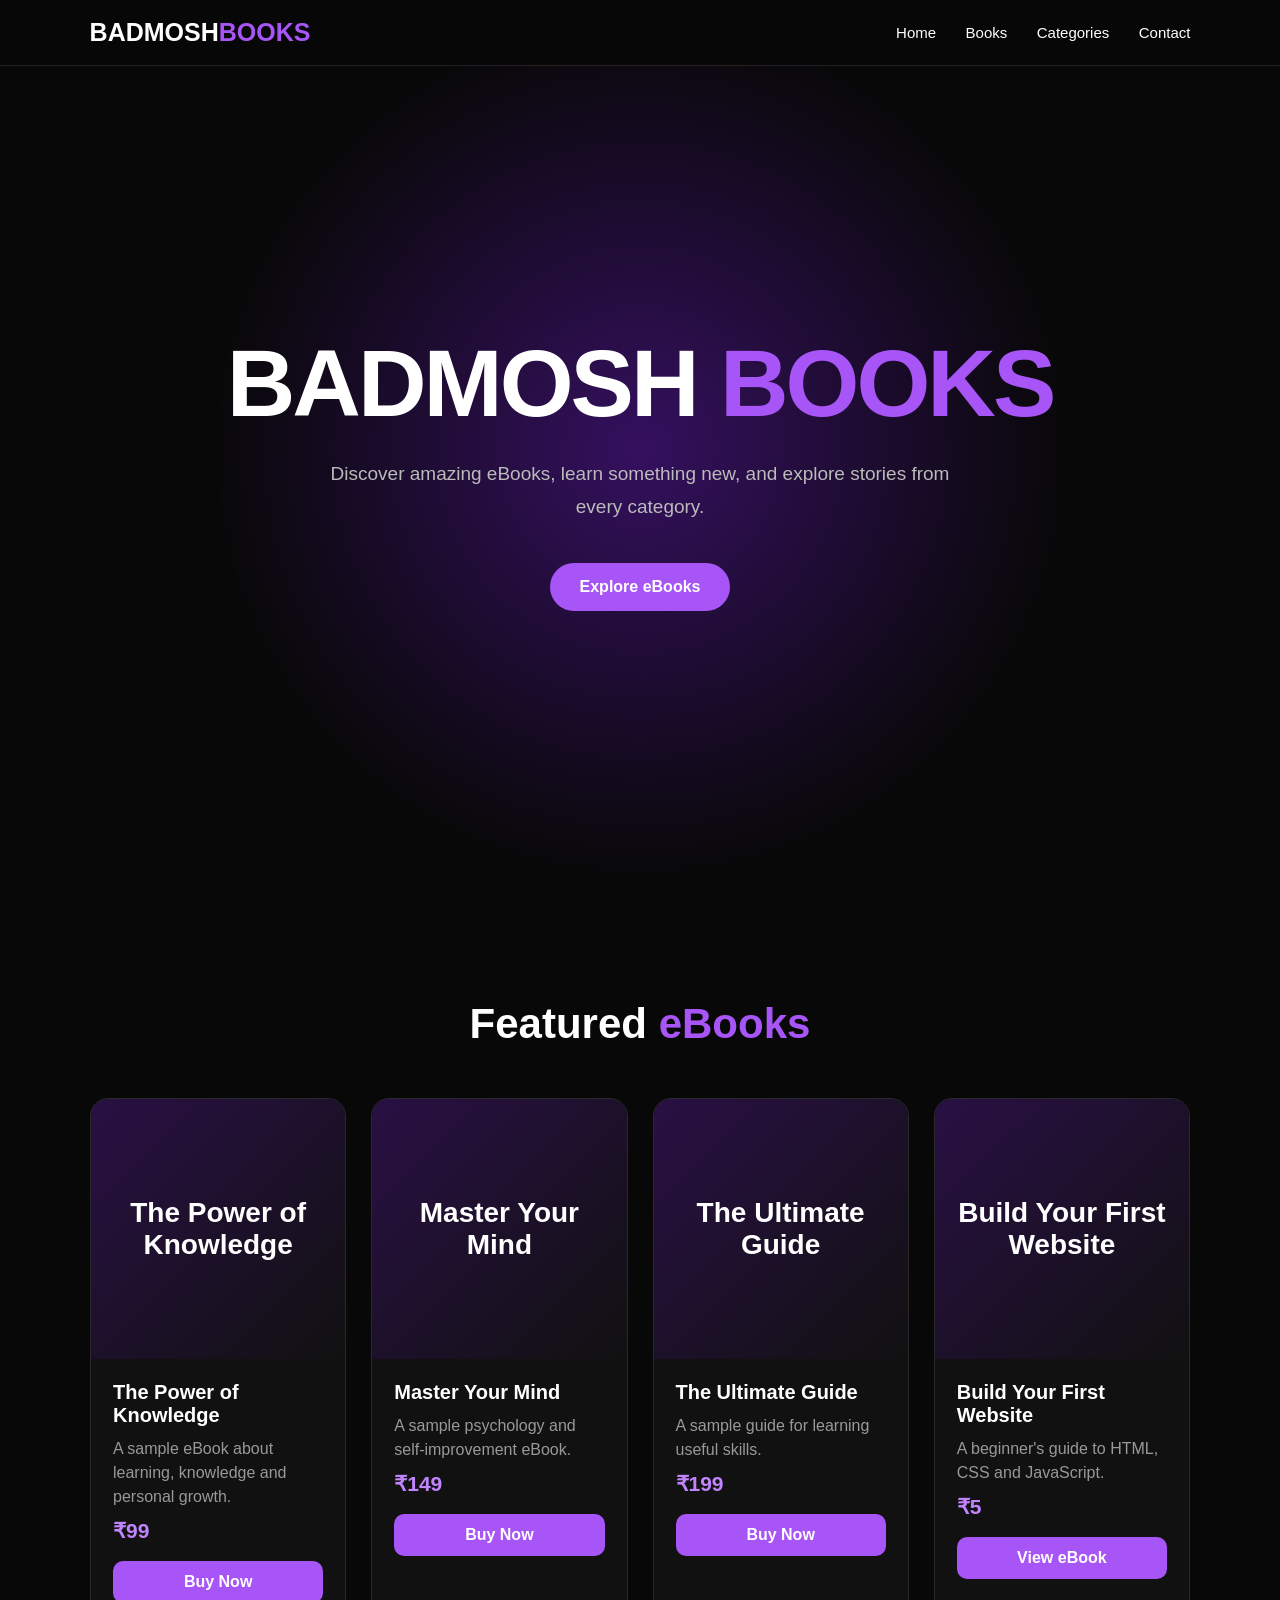
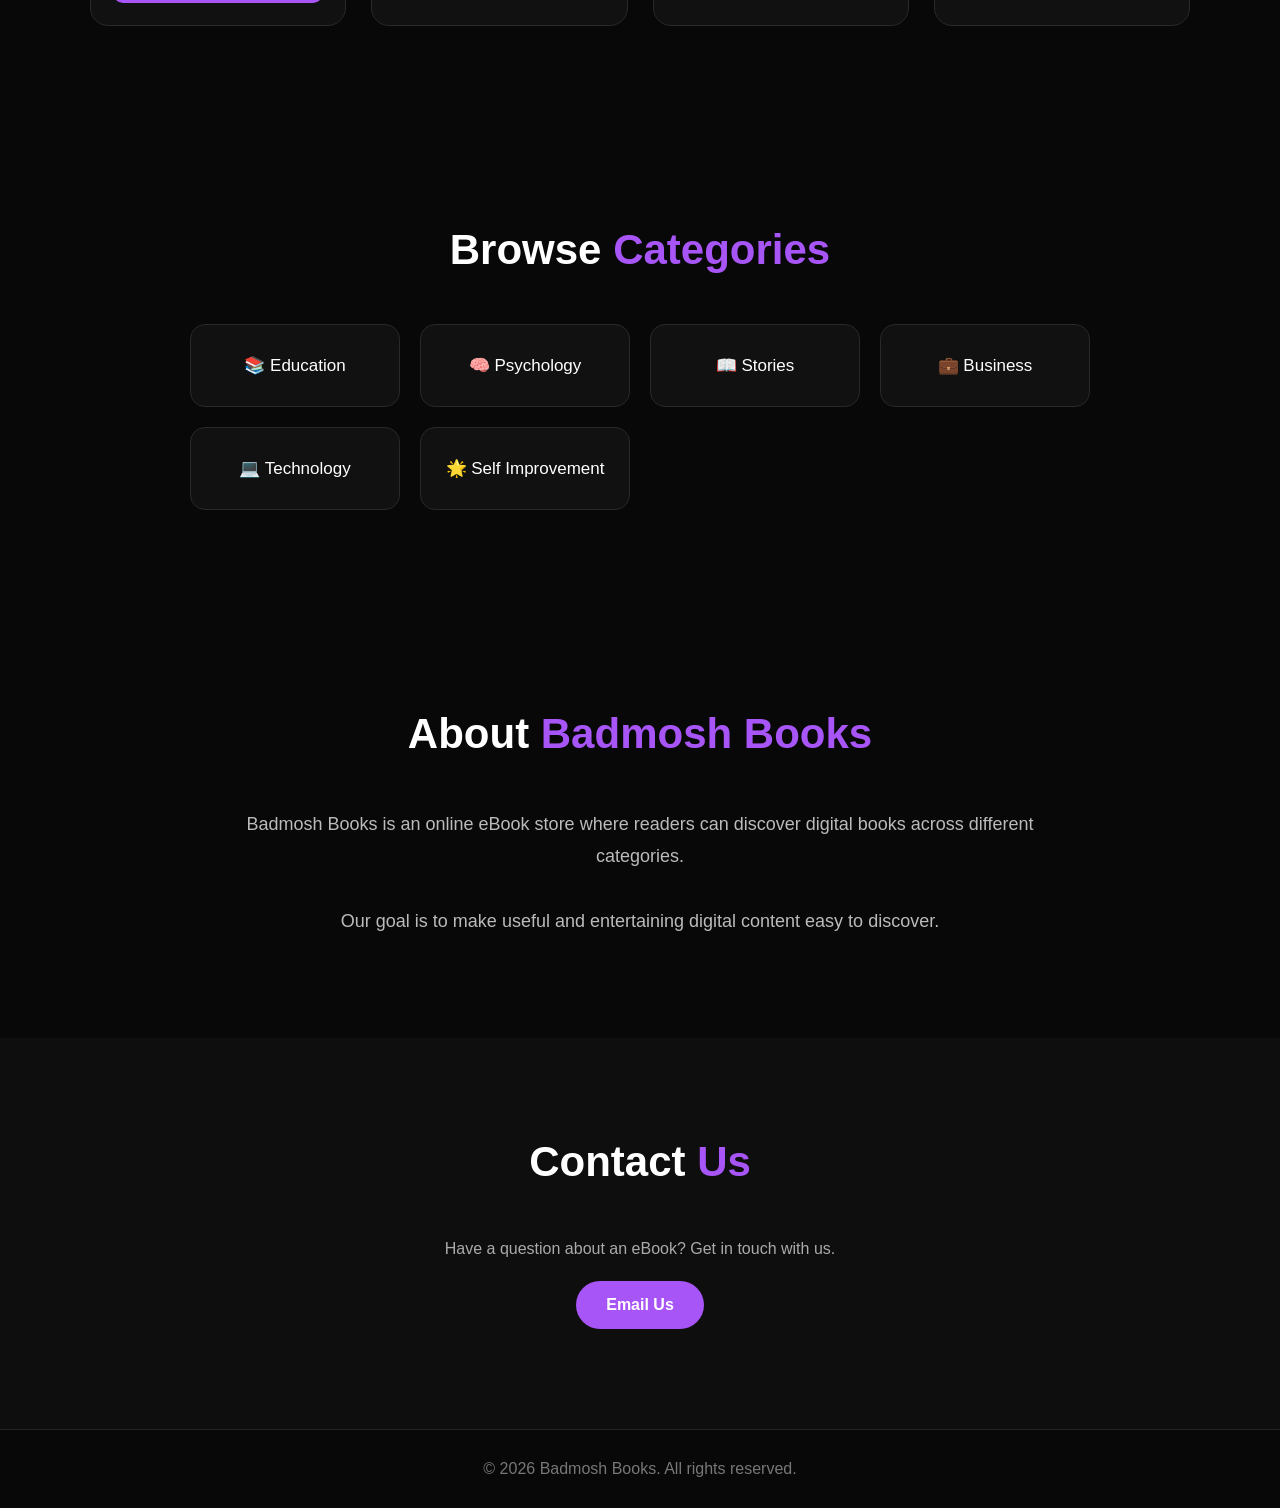
<file: index.html>
<!DOCTYPE html>
<html lang="en">
<head>
<meta charset="UTF-8">
<meta name="viewport" content="width=device-width, initial-scale=1.0">

<title>Badmosh Books | eBook Store</title>

<style>
* {
    margin: 0;
    padding: 0;
    box-sizing: border-box;
}

html {
    scroll-behavior: smooth;
}

body {
    font-family: Arial, sans-serif;
    background: #080808;
    color: white;
}

/* =========================
   NAVBAR
========================= */

nav {
    position: fixed;
    top: 0;
    width: 100%;
    z-index: 1000;
    padding: 18px 7%;
    display: flex;
    justify-content: space-between;
    align-items: center;
    background: rgba(8, 8, 8, 0.9);
    backdrop-filter: blur(12px);
    border-bottom: 1px solid #222;
}

.logo {
    font-size: 25px;
    font-weight: 900;
}

.logo span {
    color: #a855f7;
}

nav a {
    color: white;
    text-decoration: none;
    margin-left: 25px;
    font-size: 15px;
    transition: 0.2s;
}

nav a:hover {
    color: #a855f7;
}

/* =========================
   HERO
========================= */

.hero {
    min-height: 100vh;
    display: flex;
    align-items: center;
    justify-content: center;
    text-align: center;
    padding: 120px 20px 80px;

    background:
        radial-gradient(
            circle at center,
            #35105f 0%,
            #080808 55%
        );
}

.hero h1 {
    font-size: clamp(48px, 9vw, 95px);
    font-weight: 900;
    letter-spacing: -3px;
}

.hero h1 span {
    color: #a855f7;
}

.hero p {
    max-width: 650px;
    margin: 20px auto;
    color: #bbb;
    font-size: 19px;
    line-height: 1.7;
}

.button {
    display: inline-block;
    margin-top: 20px;
    padding: 15px 30px;
    border-radius: 30px;
    background: #a855f7;
    color: white;
    text-decoration: none;
    font-weight: bold;
    transition: 0.3s;
    border: none;
    cursor: pointer;
}

.button:hover {
    transform: translateY(-4px);
    box-shadow: 0 10px 35px #a855f755;
}

/* =========================
   SECTIONS
========================= */

section {
    padding: 100px 7%;
}

.title {
    text-align: center;
    font-size: 42px;
    margin-bottom: 50px;
}

.title span {
    color: #a855f7;
}

/* =========================
   BOOKS
========================= */

.books {
    max-width: 1100px;
    margin: auto;

    display: grid;
    grid-template-columns:
        repeat(auto-fit, minmax(220px, 1fr));

    gap: 25px;
}

.book {
    background: #111;
    border: 1px solid #292929;
    border-radius: 18px;
    overflow: hidden;
    transition: 0.3s;
}

.book:hover {
    transform: translateY(-8px);
    border-color: #a855f7;
}

.cover {
    height: 260px;
    display: flex;
    align-items: center;
    justify-content: center;
    text-align: center;

    background:
        linear-gradient(
            135deg,
            #291044,
            #111
        );

    padding: 20px;
}

.cover h3 {
    font-size: 28px;
}

.book-info {
    padding: 22px;
}

.book-info h3 {
    font-size: 20px;
}

.book-info p {
    color: #999;
    line-height: 1.5;
    margin: 10px 0;
}

.price {
    color: #c084fc;
    font-size: 21px;
    font-weight: bold;
}

.buy {
    display: block;
    text-align: center;
    margin-top: 18px;
    padding: 12px;
    border-radius: 10px;
    background: #a855f7;
    color: white;
    text-decoration: none;
    font-weight: bold;
    transition: 0.2s;
}

.buy:hover {
    background: #9333ea;
}

/* =========================
   CATEGORIES
========================= */

.categories {
    max-width: 900px;
    margin: auto;

    display: grid;
    grid-template-columns:
        repeat(auto-fit, minmax(180px, 1fr));

    gap: 20px;
}

.category {
    padding: 30px 20px;
    text-align: center;
    background: #111;
    border: 1px solid #292929;
    border-radius: 15px;
    transition: 0.3s;
    font-size: 17px;
}

.category:hover {
    border-color: #a855f7;
    transform: translateY(-4px);
}

/* =========================
   ABOUT
========================= */

.about {
    max-width: 800px;
    margin: auto;
    text-align: center;
    color: #bbb;
    font-size: 18px;
    line-height: 1.8;
}

/* =========================
   CONTACT
========================= */

.contact {
    text-align: center;
    background: #0e0e0e;
}

.contact p {
    color: #aaa;
    line-height: 1.6;
}

/* =========================
   FOOTER
========================= */

footer {
    text-align: center;
    padding: 30px;
    color: #777;
    border-top: 1px solid #222;
}

/* =========================
   MOBILE
========================= */

@media(max-width: 700px) {

    nav {
        padding: 15px 5%;
    }

    .logo {
        font-size: 19px;
    }

    nav a {
        margin-left: 9px;
        font-size: 11px;
    }

    section {
        padding: 80px 5%;
    }

    .hero h1 {
        letter-spacing: -1px;
    }

    .title {
        font-size: 32px;
    }

    .hero p {
        font-size: 16px;
    }

}
</style>
</head>

<body>

<!-- =========================
     NAVIGATION
========================= -->

<nav>

    <div class="logo">
        BADMOSH<span>BOOKS</span>
    </div>

    <div>
        <a href="#home">Home</a>
        <a href="#books">Books</a>
        <a href="#categories">Categories</a>
        <a href="#contact">Contact</a>
    </div>

</nav>


<!-- =========================
     HERO
========================= -->

<section class="hero" id="home">

    <div>

        <h1>
            BADMOSH <span>BOOKS</span>
        </h1>

        <p>
            Discover amazing eBooks, learn something new,
            and explore stories from every category.
        </p>

        <a href="#books" class="button">
            Explore eBooks
        </a>

    </div>

</section>


<!-- =========================
     BOOKS
========================= -->

<section id="books">

    <h2 class="title">
        Featured <span>eBooks</span>
    </h2>

    <div class="books">


        <!-- BOOK 1 -->

        <div class="book">

            <div class="cover">
                <h3>
                    The Power of Knowledge
                </h3>
            </div>

            <div class="book-info">

                <h3>
                    The Power of Knowledge
                </h3>

                <p>
                    A sample eBook about learning,
                    knowledge and personal growth.
                </p>

                <div class="price">
                    ₹99
                </div>

                <a
                    href="#"
                    class="buy"
                    onclick="buyBook('The Power of Knowledge')">

                    Buy Now

                </a>

            </div>

        </div>


        <!-- BOOK 2 -->

        <div class="book">

            <div class="cover">
                <h3>
                    Master Your Mind
                </h3>
            </div>

            <div class="book-info">

                <h3>
                    Master Your Mind
                </h3>

                <p>
                    A sample psychology and
                    self-improvement eBook.
                </p>

                <div class="price">
                    ₹149
                </div>

                <a
                    href="#"
                    class="buy"
                    onclick="buyBook('Master Your Mind')">

                    Buy Now

                </a>

            </div>

        </div>


        <!-- BOOK 3 -->

        <div class="book">

            <div class="cover">
                <h3>
                    The Ultimate Guide
                </h3>
            </div>

            <div class="book-info">

                <h3>
                    The Ultimate Guide
                </h3>

                <p>
                    A sample guide for learning
                    useful skills.
                </p>

                <div class="price">
                    ₹199
                </div>

                <a
                    href="#"
                    class="buy"
                    onclick="buyBook('The Ultimate Guide')">

                    Buy Now

                </a>

            </div>

        </div>


        <!-- BOOK 4 -->

        <div class="book">

            <div class="cover">
                <h3>
                    Build Your First Website
                </h3>
            </div>

            <div class="book-info">

                <h3>
                    Build Your First Website
                </h3>

                <p>
                    A beginner's guide to
                    HTML, CSS and JavaScript.
                </p>

                <div class="price">
                    ₹5
                </div>

                <a
                    href="build-your-first-website.pdf"
                    target="_blank"
                    class="buy">

                    View eBook

                </a>

            </div>

        </div>


    </div>

</section>


<!-- =========================
     CATEGORIES
========================= -->

<section id="categories">

    <h2 class="title">
        Browse <span>Categories</span>
    </h2>

    <div class="categories">

        <div class="category">
            📚 Education
        </div>

        <div class="category">
            🧠 Psychology
        </div>

        <div class="category">
            📖 Stories
        </div>

        <div class="category">
            💼 Business
        </div>

        <div class="category">
            💻 Technology
        </div>

        <div class="category">
            🌟 Self Improvement
        </div>

    </div>

</section>


<!-- =========================
     ABOUT
========================= -->

<section>

    <h2 class="title">
        About <span>Badmosh Books</span>
    </h2>

    <p class="about">

        Badmosh Books is an online eBook store where
        readers can discover digital books across
        different categories.

        <br><br>

        Our goal is to make useful and entertaining
        digital content easy to discover.

    </p>

</section>


<!-- =========================
     CONTACT
========================= -->

<section
    class="contact"
    id="contact">

    <h2 class="title">
        Contact <span>Us</span>
    </h2>

    <p>
        Have a question about an eBook?
        Get in touch with us.
    </p>

    <a
        href="mailto:your@email.com"
        class="button">

        Email Us

    </a>

</section>


<!-- =========================
     FOOTER
========================= -->

<footer>

    © 2026 Badmosh Books.
    All rights reserved.

</footer>


<!-- =========================
     JAVASCRIPT
========================= -->

<script>

function buyBook(bookName) {

    alert(
        "You selected: " +
        bookName +
        "\n\nOnline payment will be available soon."
    );

}

</script>

</body>
</html>
</file>
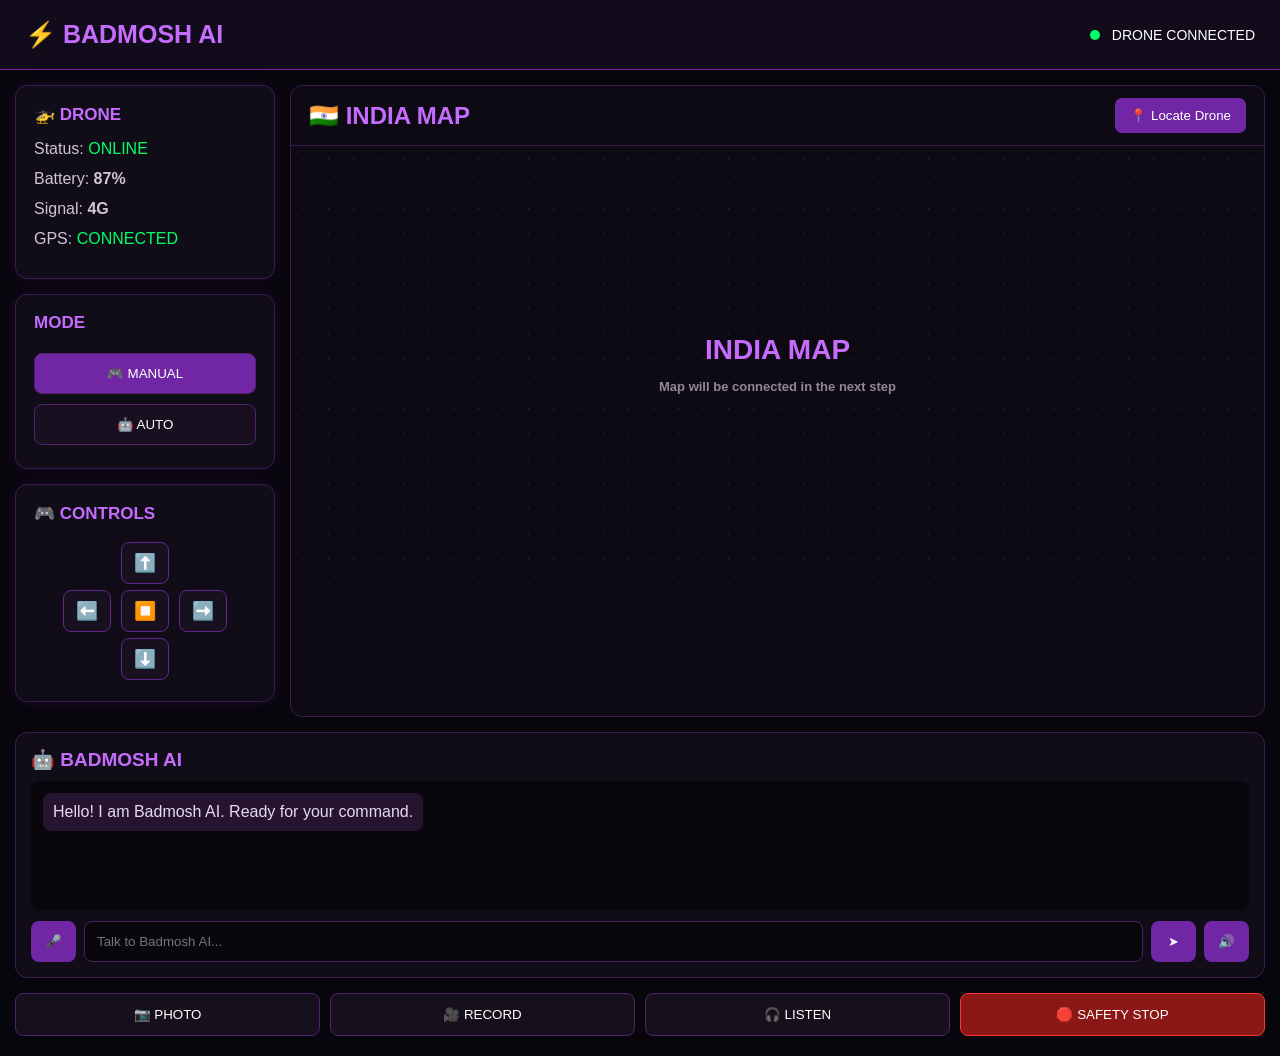
<file: drone.html>
<!DOCTYPE html>
<html lang="en">
<head>
    <meta charset="UTF-8">
    <meta name="viewport" content="width=device-width, initial-scale=1.0">
    <title>BADMOSH AI - Drone Control</title>

    <link rel="stylesheet" href="style.css">
</head>

<body>

    <header>
        <div class="logo">⚡ BADMOSH AI</div>
        <div class="status">
            <span class="dot"></span>
            DRONE CONNECTED
        </div>
    </header>

    <main>

        <!-- LEFT PANEL -->
        <section class="sidebar">

            <div class="card">
                <h2>🚁 DRONE</h2>

                <p>Status: <span class="green">ONLINE</span></p>
                <p>Battery: <strong>87%</strong></p>
                <p>Signal: <strong>4G</strong></p>
                <p>GPS: <span class="green">CONNECTED</span></p>
            </div>

            <div class="card">
                <h2>MODE</h2>

                <button id="manualBtn" class="mode active">
                    🎮 MANUAL
                </button>

                <button id="autoBtn" class="mode">
                    🤖 AUTO
                </button>
            </div>

            <div class="card">
                <h2>🎮 CONTROLS</h2>

                <div class="controls">
                    <button>⬆️</button>

                    <div>
                        <button>⬅️</button>
                        <button>⏹️</button>
                        <button>➡️</button>
                    </div>

                    <button>⬇️</button>
                </div>
            </div>

        </section>


        <!-- MAP -->
        <section class="map-section">

            <div class="map-header">
                <h2>🇮🇳 INDIA MAP</h2>

                <button id="locationBtn">
                    📍 Locate Drone
                </button>
            </div>

            <div id="map">
                <div class="map-message">
                    INDIA MAP<br>
                    <small>Map will be connected in the next step</small>
                </div>

                <div id="droneMarker">🚁</div>
            </div>

        </section>

    </main>


    <!-- AI PANEL -->
    <section class="ai-panel">

        <div class="ai-title">
            🤖 BADMOSH AI
        </div>

        <div id="chat">
            <div class="bot-message">
                Hello! I am Badmosh AI. Ready for your command.
            </div>
        </div>

        <div class="chat-controls">

            <button id="micBtn">🎤</button>

            <input
                type="text"
                id="message"
                placeholder="Talk to Badmosh AI..."
            >

            <button id="sendBtn">➤</button>

            <button id="speakerBtn">🔊</button>

        </div>

    </section>


    <!-- MEDIA CONTROLS -->
    <section class="media-controls">

        <button id="photoBtn">
            📷 PHOTO
        </button>

        <button id="recordBtn">
            🎥 RECORD
        </button>

        <button id="listenBtn">
            🎧 LISTEN
        </button>

        <button id="emergencyBtn" class="emergency">
            🛑 SAFETY STOP
        </button>

    </section>


    <script src="script.js"></script>

</body>
</html>
</file>
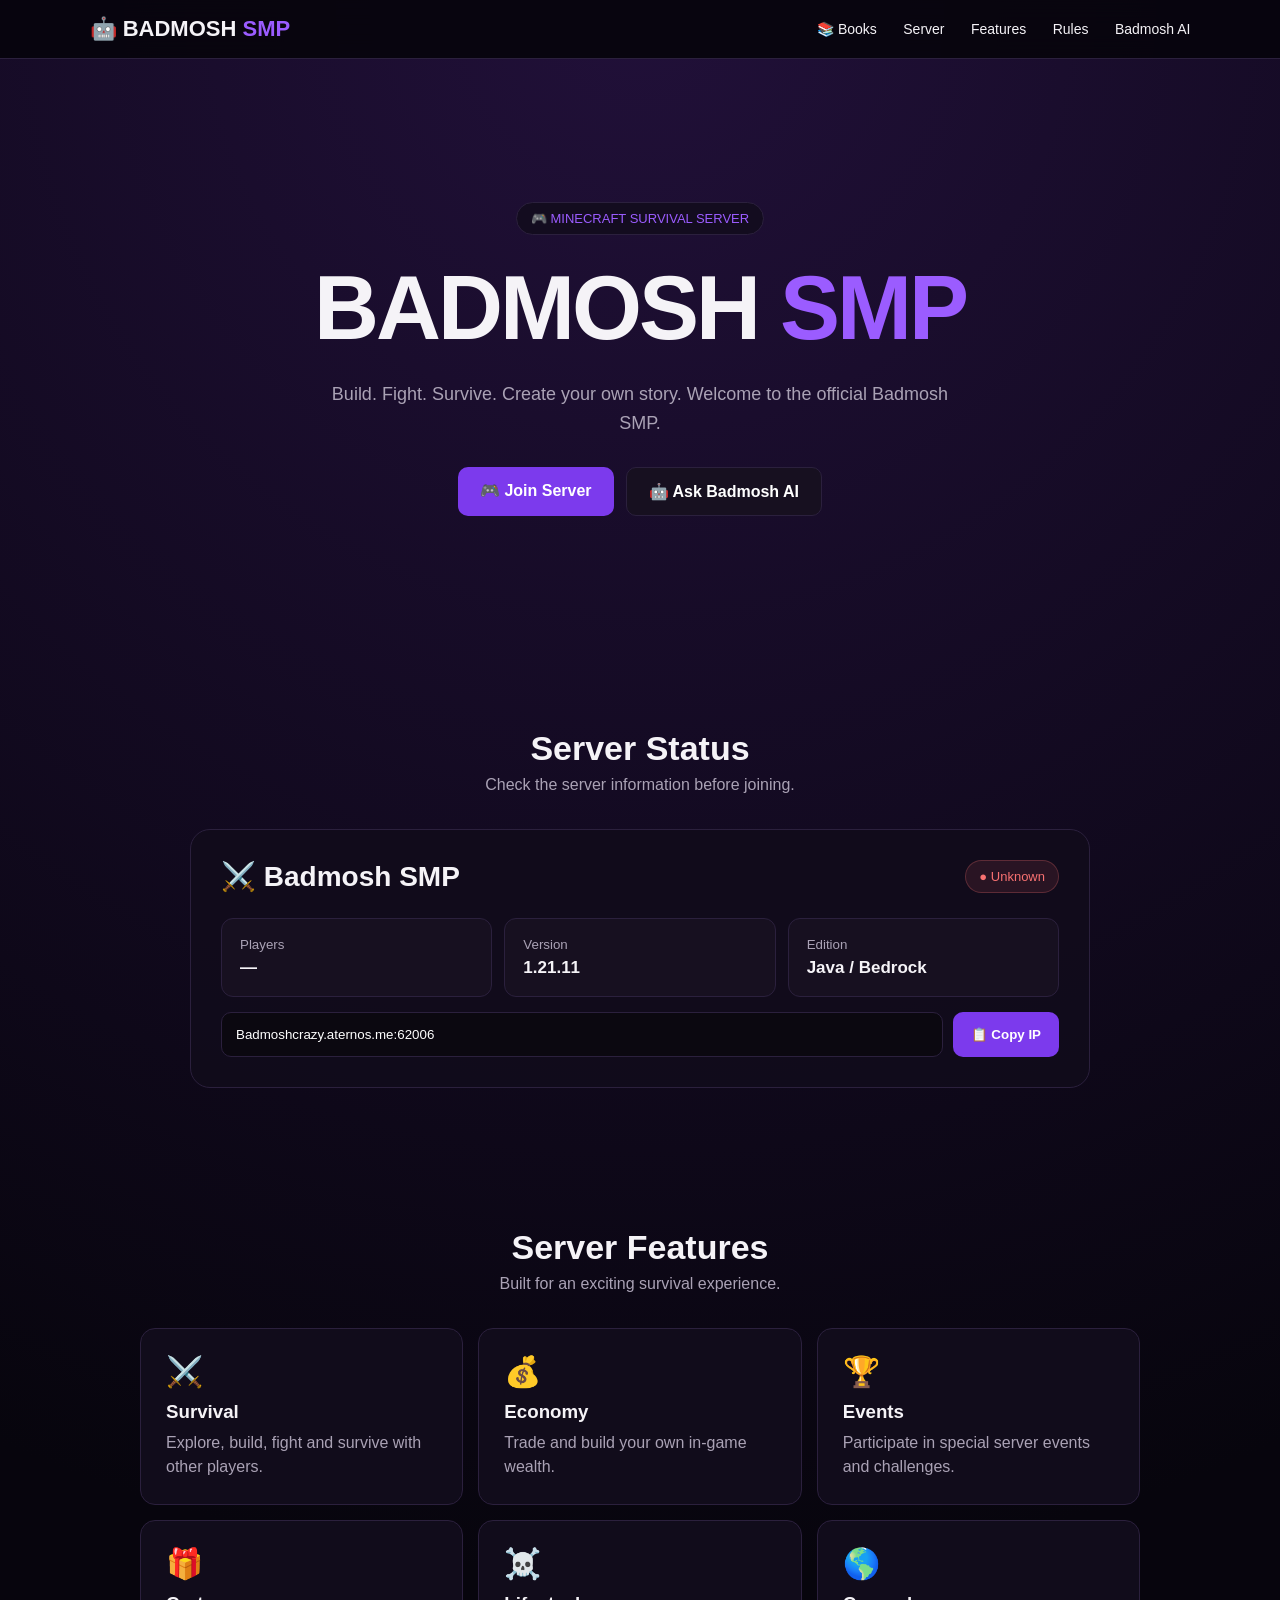
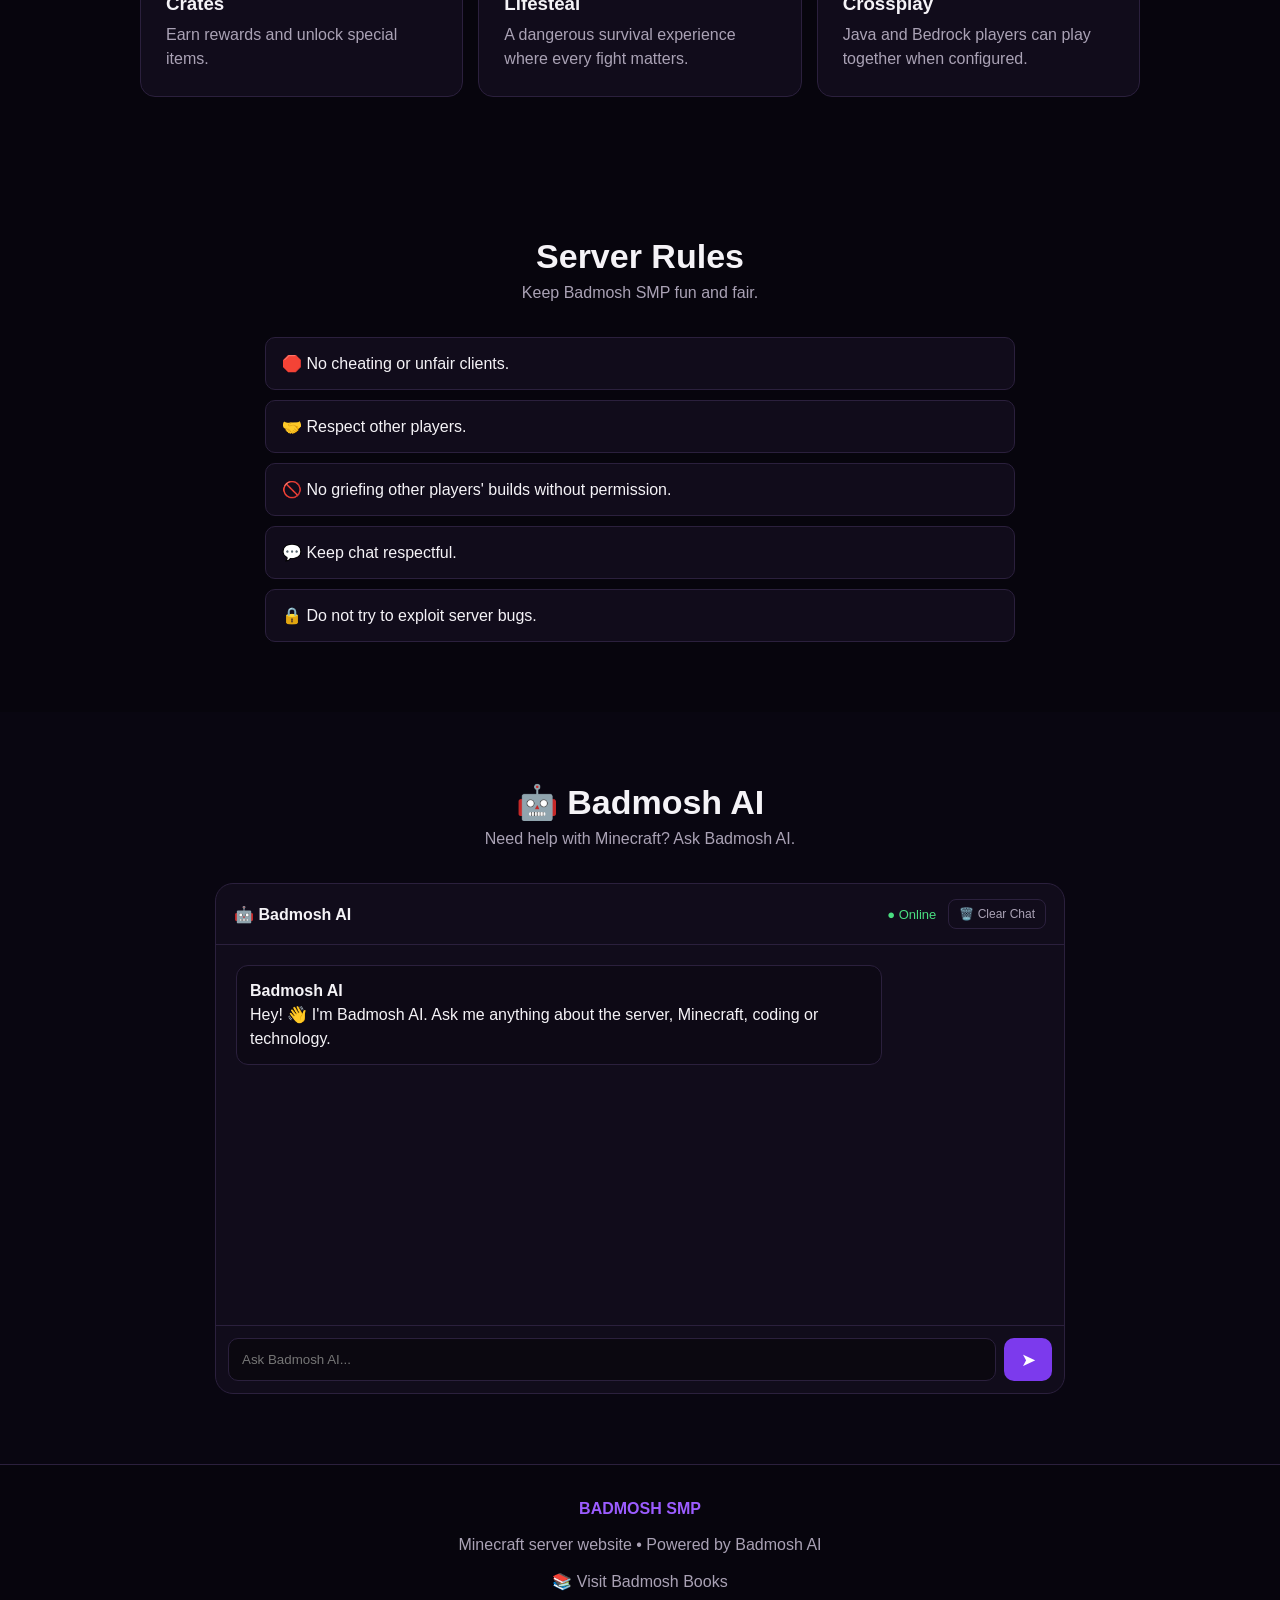
<file: server.html>
<!DOCTYPE html>
<html lang="en">
<head>
<meta charset="UTF-8">
<meta name="viewport" content="width=device-width, initial-scale=1.0">

<title>Badmosh SMP | Minecraft Server</title>

<style>
:root {
    --bg: #07050d;
    --panel: #110c1b;
    --panel2: #171020;
    --border: #2b203d;
    --purple: #9b5cff;
    --purple2: #7c3aed;
    --text: #f5f3f7;
    --muted: #aaa2b5;
    --green: #4ade80;
    --red: #f87171;
    --yellow: #facc15;
}

* {
    box-sizing: border-box;
    margin: 0;
    padding: 0;
}

html {
    scroll-behavior: smooth;
}

body {
    font-family: Arial, sans-serif;
    background:
        radial-gradient(circle at top, #211039 0%, #07050d 48%);
    color: var(--text);
    min-height: 100vh;
}

/* NAVBAR */

nav {
    position: sticky;
    top: 0;
    z-index: 1000;

    display: flex;
    justify-content: space-between;
    align-items: center;

    padding: 16px 7%;

    background: rgba(7, 5, 13, 0.92);
    backdrop-filter: blur(12px);

    border-bottom: 1px solid var(--border);
}

.logo {
    font-size: 22px;
    font-weight: 900;
}

.logo span {
    color: var(--purple);
}

nav a {
    color: var(--text);
    text-decoration: none;
    margin-left: 22px;
    font-size: 14px;
    transition: 0.2s;
}

nav a:hover {
    color: var(--purple);
}

/* HERO */

.hero {
    min-height: 600px;

    display: flex;
    align-items: center;
    justify-content: center;

    text-align: center;

    padding: 80px 20px;
}

.hero-content {
    max-width: 850px;
}

.badge {
    display: inline-block;

    padding: 8px 14px;

    border: 1px solid var(--border);
    background: rgba(17, 12, 27, 0.8);

    border-radius: 50px;

    color: var(--purple);

    font-size: 13px;

    margin-bottom: 22px;
}

.hero h1 {
    font-size: clamp(48px, 9vw, 90px);
    font-weight: 900;
    letter-spacing: -3px;
}

.hero h1 span {
    color: var(--purple);
}

.hero p {
    max-width: 650px;

    margin: 20px auto;

    color: var(--muted);

    font-size: 18px;
    line-height: 1.6;
}

.buttons {
    display: flex;
    justify-content: center;

    gap: 12px;
    flex-wrap: wrap;

    margin-top: 30px;
}

.button {
    border: none;
    border-radius: 10px;

    padding: 14px 22px;

    font-weight: bold;

    cursor: pointer;

    text-decoration: none;

    display: inline-block;

    transition: 0.2s;
}

.primary {
    background: var(--purple2);
    color: white;
}

.primary:hover {
    background: var(--purple);
    transform: translateY(-2px);
}

.secondary {
    background: var(--panel2);
    color: white;

    border: 1px solid var(--border);
}

.secondary:hover {
    border-color: var(--purple);
}

/* SECTIONS */

section {
    padding: 70px 7%;
}

.section-title {
    text-align: center;
    margin-bottom: 35px;
}

.section-title h2 {
    font-size: 34px;
}

.section-title p {
    color: var(--muted);
    margin-top: 8px;
}

/* SERVER */

.server-card {
    max-width: 900px;

    margin: auto;

    padding: 30px;

    background: rgba(17, 12, 27, 0.9);

    border: 1px solid var(--border);

    border-radius: 20px;
}

.server-header {
    display: flex;

    align-items: center;

    justify-content: space-between;

    gap: 15px;

    flex-wrap: wrap;
}

.server-name {
    font-size: 28px;
    font-weight: 800;
}

.status {
    padding: 8px 13px;

    border-radius: 50px;

    font-size: 13px;
}

.online {
    color: var(--green);

    background: rgba(74, 222, 128, 0.1);

    border: 1px solid rgba(74, 222, 128, 0.25);
}

.offline {
    color: var(--red);

    background: rgba(248, 113, 113, 0.1);

    border: 1px solid rgba(248, 113, 113, 0.25);
}

.checking {
    color: var(--yellow);

    background: rgba(250, 204, 21, 0.1);

    border: 1px solid rgba(250, 204, 21, 0.25);
}

.server-info {
    display: grid;

    grid-template-columns: repeat(3, 1fr);

    gap: 12px;

    margin-top: 25px;
}

.info-box {
    background: var(--panel2);

    border: 1px solid var(--border);

    padding: 18px;

    border-radius: 12px;
}

.info-box small {
    color: var(--muted);

    display: block;

    margin-bottom: 6px;
}

.info-box strong {
    font-size: 17px;
}

.ip-box {
    margin-top: 15px;

    display: flex;

    gap: 10px;
}

.ip-box input {
    flex: 1;

    min-width: 0;

    background: #0b0810;

    border: 1px solid var(--border);

    color: white;

    border-radius: 10px;

    padding: 14px;

    outline: none;
}

.copy-button {
    background: var(--purple2);

    color: white;

    border: none;

    border-radius: 10px;

    padding: 0 18px;

    cursor: pointer;

    font-weight: bold;

    transition: 0.2s;
}

.copy-button:hover {
    background: var(--purple);
}

/* FEATURES */

.features {
    max-width: 1000px;

    margin: auto;

    display: grid;

    grid-template-columns: repeat(3, 1fr);

    gap: 15px;
}

.feature {
    background: var(--panel);

    border: 1px solid var(--border);

    padding: 25px;

    border-radius: 15px;

    transition: 0.2s;
}

.feature:hover {
    border-color: var(--purple);

    transform: translateY(-4px);
}

.feature-icon {
    font-size: 30px;

    margin-bottom: 12px;
}

.feature h3 {
    margin-bottom: 8px;
}

.feature p {
    color: var(--muted);

    line-height: 1.5;
}

/* RULES */

.rules {
    max-width: 750px;

    margin: auto;

    display: grid;

    gap: 10px;
}

.rule {
    background: var(--panel);

    border: 1px solid var(--border);

    padding: 16px;

    border-radius: 10px;
}

/* AI */

.ai-section {
    background: #090611;
}

.ai-container {
    max-width: 850px;

    margin: auto;
}

.ai-card {
    background: var(--panel);

    border: 1px solid var(--border);

    border-radius: 18px;

    overflow: hidden;
}

.ai-top {
    padding: 15px 18px;

    border-bottom: 1px solid var(--border);

    display: flex;

    justify-content: space-between;

    align-items: center;

    gap: 12px;
}

.ai-title {
    font-weight: bold;
}

.ai-online {
    color: var(--green);

    font-size: 13px;
}

.ai-top-right {
    display: flex;

    align-items: center;

    gap: 12px;
}

.clear-chat-button {
    background: transparent;

    color: var(--muted);

    border: 1px solid var(--border);

    border-radius: 8px;

    padding: 7px 10px;

    cursor: pointer;

    font-size: 12px;

    transition: 0.2s;
}

.clear-chat-button:hover {
    color: white;

    border-color: var(--purple);
}

.ai-chat {
    height: 380px;

    overflow-y: auto;

    padding: 20px;
}

.ai-message {
    max-width: 80%;

    padding: 13px;

    border-radius: 12px;

    margin-bottom: 12px;

    line-height: 1.5;

    word-wrap: break-word;
}

.ai-bot {
    background: #0d0915;

    border: 1px solid var(--border);
}

.ai-user {
    background: var(--purple2);

    margin-left: auto;
}

.ai-input {
    display: flex;

    gap: 8px;

    padding: 12px;

    border-top: 1px solid var(--border);
}

.ai-input input {
    flex: 1;

    min-width: 0;

    background: #0b0810;

    color: white;

    border: 1px solid var(--border);

    border-radius: 10px;

    padding: 13px;

    outline: none;
}

.ai-input input:focus {
    border-color: var(--purple);
}

.ai-input button {
    width: 48px;

    border: none;

    border-radius: 10px;

    background: var(--purple2);

    color: white;

    cursor: pointer;

    font-size: 18px;
}

.ai-input button:hover {
    background: var(--purple);
}

.ai-input button:disabled {
    opacity: 0.5;

    cursor: not-allowed;
}

/* FOOTER */

footer {
    text-align: center;

    padding: 35px;

    border-top: 1px solid var(--border);

    color: var(--muted);
}

footer strong {
    color: var(--purple);
}

footer a {
    color: var(--muted);

    text-decoration: none;
}

footer a:hover {
    color: var(--purple);
}

/* MOBILE */

@media (max-width: 700px) {

    nav {
        padding: 15px 20px;
    }

    nav div:last-child {
        display: none;
    }

    section {
        padding: 55px 20px;
    }

    .hero {
        min-height: 530px;
    }

    .server-info {
        grid-template-columns: 1fr;
    }

    .features {
        grid-template-columns: 1fr;
    }

    .ip-box {
        flex-direction: column;
    }

    .copy-button {
        padding: 13px;
    }

    .ai-message {
        max-width: 90%;
    }

    .ai-top {
        align-items: flex-start;
    }

    .ai-top-right {
        flex-direction: column;
        align-items: flex-end;
    }

    .hero h1 {
        letter-spacing: -1px;
    }
}
</style>
</head>

<body>

<!-- =========================
     NAVBAR
========================= -->

<nav>

    <div class="logo">
        🤖 BADMOSH <span>SMP</span>
    </div>

    <div>
        <a href="index.html">📚 Books</a>
        <a href="#server">Server</a>
        <a href="#features">Features</a>
        <a href="#rules">Rules</a>
        <a href="#ai">Badmosh AI</a>
    </div>

</nav>


<!-- =========================
     HERO
========================= -->

<header class="hero">

    <div class="hero-content">

        <div class="badge">
            🎮 MINECRAFT SURVIVAL SERVER
        </div>

        <h1>
            BADMOSH <span>SMP</span>
        </h1>

        <p>
            Build. Fight. Survive. Create your own story.
            Welcome to the official Badmosh SMP.
        </p>

        <div class="buttons">

            <a href="#server" class="button primary">
                🎮 Join Server
            </a>

            <a href="#ai" class="button secondary">
                🤖 Ask Badmosh AI
            </a>

        </div>

    </div>

</header>


<!-- =========================
     SERVER STATUS
========================= -->

<section id="server">

    <div class="section-title">

        <h2>Server Status</h2>

        <p>
            Check the server information before joining.
        </p>

    </div>

    <div class="server-card">

        <div class="server-header">

            <div class="server-name">
                ⚔️ Badmosh SMP
            </div>

            <div id="serverStatus" class="status checking">
                ● Checking...
            </div>

        </div>

        <div class="server-info">

            <div class="info-box">

                <small>Players</small>

                <strong id="players">
                    —
                </strong>

            </div>

            <div class="info-box">

                <small>Version</small>

                <strong>
                    1.21.11
                </strong>

            </div>

            <div class="info-box">

                <small>Edition</small>

                <strong>
                    Java / Bedrock
                </strong>

            </div>

        </div>

        <div class="ip-box">

            <input
                id="serverIP"
                value="Badmoshcrazy.aternos.me:62006"
                readonly
            >

            <button
                class="copy-button"
                onclick="copyIP()"
            >
                📋 Copy IP
            </button>

        </div>

    </div>

</section>


<!-- =========================
     FEATURES
========================= -->

<section id="features">

    <div class="section-title">

        <h2>Server Features</h2>

        <p>
            Built for an exciting survival experience.
        </p>

    </div>

    <div class="features">

        <div class="feature">
            <div class="feature-icon">⚔️</div>
            <h3>Survival</h3>
            <p>
                Explore, build, fight and survive with other players.
            </p>
        </div>

        <div class="feature">
            <div class="feature-icon">💰</div>
            <h3>Economy</h3>
            <p>
                Trade and build your own in-game wealth.
            </p>
        </div>

        <div class="feature">
            <div class="feature-icon">🏆</div>
            <h3>Events</h3>
            <p>
                Participate in special server events and challenges.
            </p>
        </div>

        <div class="feature">
            <div class="feature-icon">🎁</div>
            <h3>Crates</h3>
            <p>
                Earn rewards and unlock special items.
            </p>
        </div>

        <div class="feature">
            <div class="feature-icon">☠️</div>
            <h3>Lifesteal</h3>
            <p>
                A dangerous survival experience where every fight matters.
            </p>
        </div>

        <div class="feature">
            <div class="feature-icon">🌎</div>
            <h3>Crossplay</h3>
            <p>
                Java and Bedrock players can play together when configured.
            </p>
        </div>

    </div>

</section>


<!-- =========================
     RULES
========================= -->

<section id="rules">

    <div class="section-title">

        <h2>Server Rules</h2>

        <p>
            Keep Badmosh SMP fun and fair.
        </p>

    </div>

    <div class="rules">

        <div class="rule">
            🛑 No cheating or unfair clients.
        </div>

        <div class="rule">
            🤝 Respect other players.
        </div>

        <div class="rule">
            🚫 No griefing other players' builds without permission.
        </div>

        <div class="rule">
            💬 Keep chat respectful.
        </div>

        <div class="rule">
            🔒 Do not try to exploit server bugs.
        </div>

    </div>

</section>


<!-- =========================
     BADMOSH AI
========================= -->

<section id="ai" class="ai-section">

    <div class="section-title">

        <h2>🤖 Badmosh AI</h2>

        <p>
            Need help with Minecraft? Ask Badmosh AI.
        </p>

    </div>

    <div class="ai-container">

        <div class="ai-card">

            <div class="ai-top">

                <div class="ai-title">
                    🤖 Badmosh AI
                </div>

                <div class="ai-top-right">

                    <div class="ai-online">
                        ● Online
                    </div>

                    <button
                        class="clear-chat-button"
                        onclick="clearAIChat()"
                    >
                        🗑️ Clear Chat
                    </button>

                </div>

            </div>

            <div class="ai-chat" id="aiChat">
                <!-- Messages loaded by JavaScript -->
            </div>

            <div class="ai-input">

                <input
                    id="aiQuestion"
                    type="text"
                    placeholder="Ask Badmosh AI..."
                    autocomplete="off"
                >

                <button
                    id="aiSend"
                    onclick="sendAI()"
                    aria-label="Send"
                >
                    ➤
                </button>

            </div>

        </div>

    </div>

</section>


<!-- =========================
     FOOTER
========================= -->

<footer>

    <strong>BADMOSH SMP</strong>

    <br><br>

    Minecraft server website • Powered by Badmosh AI

    <br><br>

    <a href="index.html">
        📚 Visit Badmosh Books
    </a>

</footer>


<script>

/* =========================================================
   CONFIGURATION
========================================================= */

const MINECRAFT_SERVER =
    "Badmoshcrazy.aternos.me:62006";


const WORKER_URL =
    "https://badmosh-ai.cchandasaini.workers.dev/";


/*
   Local browser storage key.

   Chat history is saved only in this browser.
*/

const CHAT_STORAGE_KEY =
    "badmosh_ai_chat_history";


/* =========================================================
   COPY SERVER IP
========================================================= */

function copyIP() {

    const button =
        document.querySelector(".copy-button");


    if (navigator.clipboard) {

        navigator.clipboard
            .writeText(MINECRAFT_SERVER)

            .then(function () {

                button.textContent =
                    "✅ Copied!";

                setTimeout(function () {

                    button.textContent =
                        "📋 Copy IP";

                }, 1500);

            })

            .catch(function () {

                fallbackCopy();

            });

    } else {

        fallbackCopy();

    }

}


function fallbackCopy() {

    const input =
        document.getElementById("serverIP");

    input.select();

    input.setSelectionRange(
        0,
        99999
    );

    try {

        document.execCommand("copy");

        const button =
            document.querySelector(".copy-button");

        button.textContent =
            "✅ Copied!";

        setTimeout(function () {

            button.textContent =
                "📋 Copy IP";

        }, 1500);

    } catch (error) {

        alert(
            "Server IP: " +
            MINECRAFT_SERVER
        );

    }

}


/* =========================================================
   SERVER STATUS
========================================================= */

async function checkServer() {

    const status =
        document.getElementById("serverStatus");

    const players =
        document.getElementById("players");


    status.textContent =
        "● Checking...";

    status.className =
        "status checking";


    try {

        const response =
            await fetch(
                "https://api.mcsrvstat.us/3/" +
                encodeURIComponent(
                    MINECRAFT_SERVER
                ),
                {
                    cache: "no-store"
                }
            );


        if (!response.ok) {

            throw new Error(
                "Status API request failed."
            );

        }


        const data =
            await response.json();


        console.log(
            "Minecraft server status:",
            data
        );


        if (data.online) {

            status.textContent =
                "● Online";

            status.className =
                "status online";


            if (
                data.players &&
                typeof data.players.online !== "undefined"
            ) {

                const online =
                    data.players.online;

                const max =
                    data.players.max ?? "?";

                players.textContent =
                    online +
                    " / " +
                    max;

            } else {

                players.textContent =
                    "Online";

            }

        } else {

            status.textContent =
                "● Offline";

            status.className =
                "status offline";

            players.textContent =
                "0";

        }


    } catch (error) {

        console.error(
            "Server status error:",
            error
        );


        status.textContent =
            "● Unknown";

        status.className =
            "status offline";

        players.textContent =
            "—";

    }

}


/* Check immediately */

checkServer();


/* Check every 30 seconds */

setInterval(
    checkServer,
    30000
);


/* =========================================================
   CHAT HISTORY
========================================================= */

function saveChatHistory() {

    const chat =
        document.getElementById("aiChat");


    const messages =
        [];


    const elements =
        chat.querySelectorAll(
            ".ai-message"
        );


    elements.forEach(function (element) {

        const isUser =
            element.classList.contains(
                "ai-user"
            );


        messages.push({

            type:
                isUser
                    ? "user"
                    : "bot",

            html:
                element.innerHTML

        });

    });


    localStorage.setItem(
        CHAT_STORAGE_KEY,
        JSON.stringify(messages)
    );

}


/* =========================================================
   LOAD CHAT HISTORY
========================================================= */

function loadChatHistory() {

    const chat =
        document.getElementById("aiChat");


    let saved;


    try {

        saved =
            JSON.parse(
                localStorage.getItem(
                    CHAT_STORAGE_KEY
                )
            );

    } catch (error) {

        saved = null;

    }


    /*
       If there is no saved history,
       show the welcome message.
    */

    if (
        !Array.isArray(saved) ||
        saved.length === 0
    ) {

        showWelcomeMessage();

        return;

    }


    chat.innerHTML =
        "";


    saved.forEach(function (message) {

        const div =
            document.createElement("div");


        div.className =
            "ai-message " +
            (
                message.type === "user"
                    ? "ai-user"
                    : "ai-bot"
            );


        /*
           Saved HTML was created by this page,
           but AI text is escaped before saving.
        */

        div.innerHTML =
            message.html;


        chat.appendChild(
            div
        );

    });


    chat.scrollTop =
        chat.scrollHeight;

}


/* =========================================================
   WELCOME MESSAGE
========================================================= */

function showWelcomeMessage() {

    const chat =
        document.getElementById("aiChat");


    chat.innerHTML = `

        <div class="ai-message ai-bot">

            <strong>Badmosh AI</strong>

            <br>

            Hey! 👋 I'm Badmosh AI.
            Ask me anything about the server,
            Minecraft, coding or technology.

        </div>

    `;

}


/* =========================================================
   CLEAR CHAT
========================================================= */

function clearAIChat() {

    const confirmed =
        confirm(
            "Clear your Badmosh AI chat history?"
        );


    if (!confirmed) {

        return;

    }


    localStorage.removeItem(
        CHAT_STORAGE_KEY
    );


    showWelcomeMessage();


    const chat =
        document.getElementById("aiChat");


    chat.scrollTop =
        chat.scrollHeight;

}


/* =========================================================
   BADMOSH AI
========================================================= */

async function sendAI() {

    const input =
        document.getElementById("aiQuestion");

    const chat =
        document.getElementById("aiChat");

    const button =
        document.getElementById("aiSend");


    const question =
        input.value.trim();


    if (!question) {

        return;

    }


    /* USER MESSAGE */

    const userMessage =
        document.createElement("div");

    userMessage.className =
        "ai-message ai-user";

    userMessage.textContent =
        question;

    chat.appendChild(
        userMessage
    );


    input.value =
        "";

    button.disabled =
        true;


    /*
       Save immediately so the user's
       message remains after refresh.
    */

    saveChatHistory();


    /* THINKING MESSAGE */

    const thinking =
        document.createElement("div");

    thinking.className =
        "ai-message ai-bot";

    thinking.innerHTML =
        "<strong>Badmosh AI</strong><br>" +
        "Thinking... 🤔";

    chat.appendChild(
        thinking
    );


    chat.scrollTop =
        chat.scrollHeight;


    try {

        const response =
            await fetch(
                WORKER_URL,
                {

                    method: "POST",

                    headers: {

                        "Content-Type":
                            "application/json"

                    },

                    body: JSON.stringify({

                        question:
                            question

                    })

                }
            );


        let data;


        try {

            data =
                await response.json();

        } catch (error) {

            throw new Error(
                "The AI server returned an invalid response."
            );

        }


        console.log(
            "Worker response:",
            data
        );


        if (!response.ok) {

            throw new Error(
                data.error ||
                "AI request failed."
            );

        }


        let answer =
            "";


        /*
           Main Worker response format
        */

        if (
            data.choices &&
            data.choices[0] &&
            data.choices[0].message &&
            data.choices[0].message.content
        ) {

            answer =
                data.choices[0]
                    .message
                    .content;

        }


        /*
           Backup formats
        */

        if (
            !answer &&
            data.response
        ) {

            answer =
                data.response;

        }


        if (
            !answer &&
            data.answer
        ) {

            answer =
                data.answer;

        }


        if (
            !answer &&
            data.content
        ) {

            answer =
                data.content;

        }


        if (!answer) {

            throw new Error(
                "No AI response received."
            );

        }


        thinking.innerHTML =
            "<strong>Badmosh AI</strong><br>" +
            formatText(answer);


    } catch (error) {

        console.error(
            "Badmosh AI error:",
            error
        );


        thinking.innerHTML =
            "<strong>Badmosh AI</strong><br>" +
            "Sorry, I couldn't connect right now." +
            "<br><br><small>" +
            escapeHTML(
                error.message
            ) +
            "</small>";

    }


    /*
       Save both the answer and
       the user's message.
    */

    saveChatHistory();


    button.disabled =
        false;

    input.focus();

    chat.scrollTop =
        chat.scrollHeight;

}


/* =========================================================
   ENTER KEY
========================================================= */

document
    .getElementById("aiQuestion")
    .addEventListener(
        "keydown",
        function (event) {

            if (
                event.key === "Enter" &&
                !event.shiftKey
            ) {

                event.preventDefault();

                sendAI();

            }

        }
    );


/* =========================================================
   SECURITY
========================================================= */

function escapeHTML(text) {

    const div =
        document.createElement("div");


    div.textContent =
        text == null
            ? ""
            : String(text);


    return div.innerHTML;

}


/* =========================================================
   FORMAT AI TEXT
========================================================= */

function formatText(text) {

    let safe =
        escapeHTML(text);


    /*
       Bold Markdown
       **text**
    */

    safe =
        safe.replace(
            /\*\*(.*?)\*\*/g,
            "<strong>$1</strong>"
        );


    /*
       Italic Markdown
       *text*
    */

    safe =
        safe.replace(
            /(^|[^*])\*([^*]+)\*(?!\*)/g,
            "$1<em>$2</em>"
        );


    /*
       New lines
    */

    safe =
        safe.replace(
            /\n/g,
            "<br>"
        );


    return safe;

}


/* =========================================================
   LOAD HISTORY WHEN PAGE OPENS
========================================================= */

loadChatHistory();

</script>

</body>
</html>
</file>
<file: style.css>
* {
    box-sizing: border-box;
    margin: 0;
    padding: 0;
    font-family: Arial, sans-serif;
}

body {
    background: #08060d;
    color: white;
    min-height: 100vh;
}

/* HEADER */

header {
    height: 70px;
    background: #110b1c;
    border-bottom: 1px solid #6d25a8;
    display: flex;
    align-items: center;
    justify-content: space-between;
    padding: 0 25px;
}

.logo {
    font-size: 25px;
    font-weight: bold;
    color: #c56cff;
}

.status {
    font-size: 14px;
}

.dot {
    display: inline-block;
    width: 10px;
    height: 10px;
    background: #00ff66;
    border-radius: 50%;
    margin-right: 8px;
}

/* MAIN */

main {
    display: grid;
    grid-template-columns: 260px 1fr;
    gap: 15px;
    padding: 15px;
}

/* CARDS */

.card {
    background: #110d18;
    border: 1px solid #3c1b52;
    border-radius: 12px;
    padding: 18px;
    margin-bottom: 15px;
    box-shadow: 0 0 15px rgba(130, 40, 190, 0.15);
}

.card h2 {
    color: #c56cff;
    font-size: 17px;
    margin-bottom: 15px;
}

.card p {
    margin: 12px 0;
    color: #cfc5d8;
}

.green {
    color: #00ff66;
}

/* MODE BUTTONS */

.mode {
    width: 100%;
    padding: 12px;
    margin: 5px 0;
    border: 1px solid #52206d;
    border-radius: 8px;
    background: #181020;
    color: white;
    cursor: pointer;
}

.mode:hover,
.mode.active {
    background: #7026a5;
}

/* CONTROLS */

.controls {
    text-align: center;
}

.controls button {
    width: 48px;
    height: 42px;
    margin: 3px;
    border: 1px solid #65258b;
    border-radius: 8px;
    background: #17101e;
    color: white;
    font-size: 18px;
    cursor: pointer;
}

.controls button:hover {
    background: #7026a5;
}

/* MAP */

.map-section {
    background: #0e0a13;
    border: 1px solid #3c1b52;
    border-radius: 12px;
    overflow: hidden;
    min-height: 500px;
}

.map-header {
    height: 60px;
    display: flex;
    align-items: center;
    justify-content: space-between;
    padding: 0 18px;
    border-bottom: 1px solid #3c1b52;
}

.map-header h2 {
    color: #c56cff;
}

.map-header button {
    background: #7026a5;
    color: white;
    border: none;
    padding: 10px 15px;
    border-radius: 7px;
    cursor: pointer;
}

#map {
    position: relative;
    height: 440px;
    background:
        radial-gradient(circle, #251532 1px, transparent 1px);
    background-size: 25px 25px;
    display: flex;
    align-items: center;
    justify-content: center;
}

.map-message {
    text-align: center;
    color: #c56cff;
    font-size: 28px;
    font-weight: bold;
}

.map-message small {
    font-size: 13px;
    color: #91879a;
}

#droneMarker {
    position: absolute;
    display: none;
    font-size: 30px;
}

/* AI PANEL */

.ai-panel {
    margin: 0 15px 15px;
    background: #110d18;
    border: 1px solid #3c1b52;
    border-radius: 12px;
    padding: 15px;
}

.ai-title {
    color: #c56cff;
    font-size: 19px;
    font-weight: bold;
    margin-bottom: 10px;
}

#chat {
    height: 130px;
    background: #09070c;
    border-radius: 8px;
    padding: 12px;
    overflow-y: auto;
}

.bot-message {
    display: inline-block;
    background: #251330;
    padding: 10px;
    border-radius: 8px;
    color: #e8d9ef;
}

.chat-controls {
    display: flex;
    gap: 8px;
    margin-top: 10px;
}

.chat-controls input {
    flex: 1;
    padding: 12px;
    background: #09070c;
    border: 1px solid #4a2260;
    border-radius: 8px;
    color: white;
    outline: none;
}

.chat-controls button {
    width: 45px;
    border: none;
    border-radius: 8px;
    background: #7026a5;
    color: white;
    cursor: pointer;
}

/* MEDIA */

.media-controls {
    display: flex;
    gap: 10px;
    padding: 0 15px 20px;
}

.media-controls button {
    flex: 1;
    padding: 13px;
    border: 1px solid #52206d;
    border-radius: 8px;
    background: #15101b;
    color: white;
    cursor: pointer;
}

.media-controls button:hover {
    background: #7026a5;
}

.media-controls .emergency {
    background: #8b1717;
    border-color: #ff3333;
}

.media-controls .emergency:hover {
    background: #b51d1d;
}

/* MOBILE */

@media (max-width: 800px) {

    main {
        grid-template-columns: 1fr;
    }

    .map-section {
        min-height: 400px;
    }

    #map {
        height: 350px;
    }

    .media-controls {
        flex-wrap: wrap;
    }

    .media-controls button {
        min-width: 45%;
    }

    header {
        padding: 0 12px;
    }

    .logo {
        font-size: 19px;
    }
}
</file>
